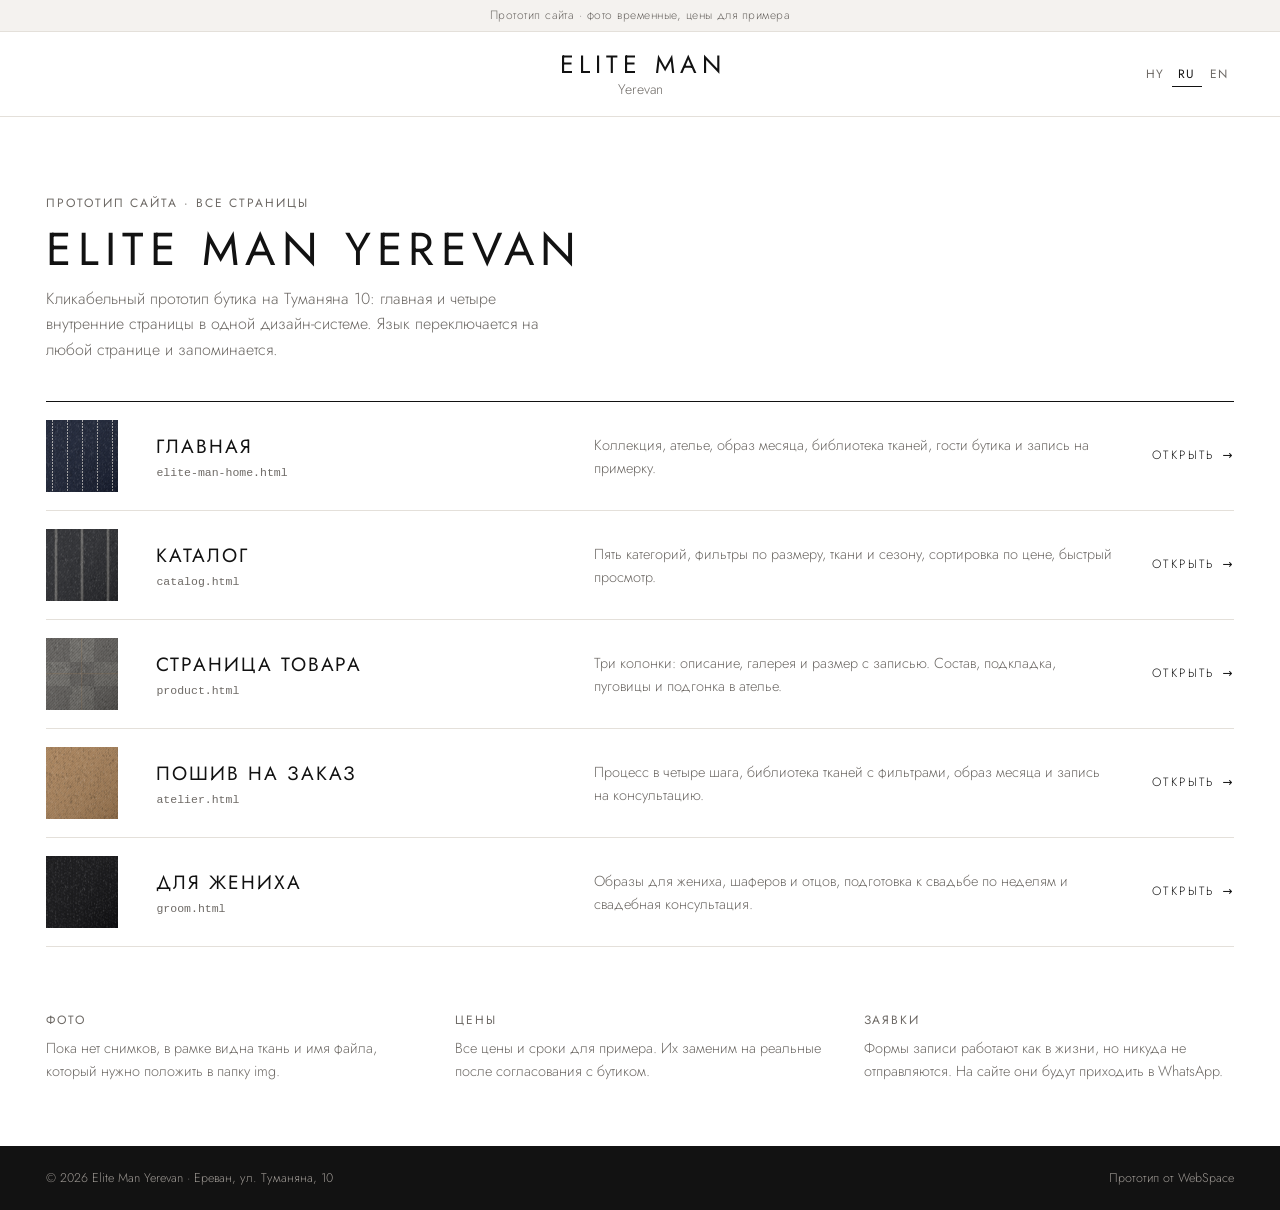
<file: index-pages.html>
<!doctype html>
<meta charset="utf-8">
<meta name="viewport" content="width=device-width, initial-scale=1, viewport-fit=cover">
<meta name="robots" content="noindex, nofollow">
<title>Прототип Elite Man Yerevan</title>
<link rel="preconnect" href="https://fonts.googleapis.com">
<link rel="preconnect" href="https://fonts.gstatic.com" crossorigin>
<link rel="stylesheet" href="https://fonts.googleapis.com/css2?family=Jost:wght@300;400;500&family=Noto+Sans+Armenian:wght@300;400;500&display=swap">
<link rel="stylesheet" href="em-pages.css">
<style>
/* Contents page: the site's header and footer around a plain list of pages, each with a cloth swatch from its own world */
.idx-head { display: grid; gap: 12px; padding-block: clamp(40px, 6vw, 80px) clamp(24px, 3vw, 40px); }
.idx-head h1 { font-size: clamp(28px, 3.6vw, 48px); line-height: 1.05; letter-spacing: 0.14em; }
.pages { list-style: none; margin: 0; padding: 0; border-top: 1px solid var(--ink); }
.pg { border-bottom: 1px solid var(--line); }
.pg a { display: grid; grid-template-columns: 72px minmax(0, 1fr) minmax(0, 1.3fr) auto; gap: 14px clamp(16px, 3vw, 40px); align-items: center; padding-block: 18px; text-decoration: none; }
.pg canvas { width: 72px; height: 72px; display: block; transition: transform .6s var(--ease); }
.pg h2 { font-size: clamp(16px, 1.5vw, 20px); letter-spacing: 0.1em; transition: color .2s; }
.pg .file { display: block; margin-top: 4px; font: 400 11.5px/1.3 ui-monospace, Menlo, monospace; color: var(--muted); letter-spacing: 0; }
.pg p { color: var(--muted); font-size: 14.5px; }
.pg .go { font-size: 12px; letter-spacing: 0.14em; text-transform: uppercase; white-space: nowrap; display: inline-flex; gap: 8px; align-items: center; }
.pg .go::after { content: "→"; transition: transform .3s var(--ease); }
.pg a:hover h2 { color: var(--accent); }
.pg a:hover canvas { transform: scale(1.06); }
.pg a:hover .go::after { transform: translateX(4px); }
.idx-note { display: grid; grid-template-columns: repeat(3, minmax(0, 1fr)); gap: clamp(16px, 3vw, 40px); padding-block: clamp(40px, 5vw, 64px); }
.idx-note div { display: grid; gap: 6px; align-content: start; }
.idx-note p { color: var(--muted); font-size: 14.5px; }
.idx-foot { background: var(--footer); color: var(--footer-muted); font-size: 12.5px; padding-block: 22px; }
.idx-foot .wrap { display: flex; justify-content: space-between; gap: 12px; flex-wrap: wrap; }
.hdr-in .spacer { min-width: 1px; }
@media (max-width: 760px) {
  .pg a { grid-template-columns: 56px minmax(0, 1fr); align-items: start; }
  .pg canvas { width: 56px; height: 56px; }
  .pg p, .pg .go { grid-column: 2; }
  .idx-note { grid-template-columns: minmax(0, 1fr); }
}
</style>

<div class="ribbon" data-i18n="ribbon"></div>
<header class="hdr">
  <div class="wrap hdr-in">
    <div class="spacer"></div>
    <a class="logo" href="elite-man-home.html" aria-label="Elite Man Yerevan"><b>Elite Man</b><i>Yerevan</i></a>
    <div class="hdr-right">
      <div class="langs" role="group" aria-label="Language">
        <button type="button" data-lang="hy" id="lang-hy">HY</button>
        <button type="button" data-lang="ru" id="lang-ru">RU</button>
        <button type="button" data-lang="en" id="lang-en">EN</button>
      </div>
    </div>
  </div>
</header>

<main>
  <div class="wrap">
    <div class="idx-head">
      <div class="label" data-i18n="i_label"></div>
      <h1>Elite Man Yerevan</h1>
      <p class="lead" data-i18n="i_lead"></p>
    </div>
    <ol class="pages" id="pages"></ol>
    <div class="idx-note">
      <div><div class="label" data-i18n="n1_t"></div><p data-i18n="n1_d"></p></div>
      <div><div class="label" data-i18n="n2_t"></div><p data-i18n="n2_d"></p></div>
      <div><div class="label" data-i18n="n3_t"></div><p data-i18n="n3_d"></p></div>
    </div>
  </div>
</main>
<footer class="idx-foot"><div class="wrap"><span>© 2026 Elite Man Yerevan · <span data-i18n="addr"></span></span><span data-i18n="foot"></span></div></footer>

<script src="em-pages.js"></script>
<script>
(function () {
  EM.add({
    ru: { ribbon: "Прототип сайта · фото временные, цены для примера", i_label: "Прототип сайта · все страницы",
      i_lead: "Кликабельный прототип бутика на Туманяна 10: главная и четыре внутренние страницы в одной дизайн-системе. Язык переключается на любой странице и запоминается.",
      open: "Открыть",
      p_home: "Главная", p_home_d: "Коллекция, ателье, образ месяца, библиотека тканей, гости бутика и запись на примерку.",
      p_cat: "Каталог", p_cat_d: "Пять категорий, фильтры по размеру, ткани и сезону, сортировка по цене, быстрый просмотр.",
      p_prod: "Страница товара", p_prod_d: "Три колонки: описание, галерея и размер с записью. Состав, подкладка, пуговицы и подгонка в ателье.",
      p_at: "Пошив на заказ", p_at_d: "Процесс в четыре шага, библиотека тканей с фильтрами, образ месяца и запись на консультацию.",
      p_gr: "Для жениха", p_gr_d: "Образы для жениха, шаферов и отцов, подготовка к свадьбе по неделям и свадебная консультация.",
      n1_t: "Фото", n1_d: "Пока нет снимков, в рамке видна ткань и имя файла, который нужно положить в папку img.",
      n2_t: "Цены", n2_d: "Все цены и сроки для примера. Их заменим на реальные после согласования с бутиком.",
      n3_t: "Заявки", n3_d: "Формы записи работают как в жизни, но никуда не отправляются. На сайте они будут приходить в WhatsApp." },
    hy: { ribbon: "Կայքի նախատիպ · լուսանկարները ժամանակավոր են, գները՝ օրինակի համար", i_label: "Կայքի նախատիպ · բոլոր էջերը",
      i_lead: "Թումանյան 10-ի բուտիկի սեղմելի նախատիպ՝ գլխավոր և չորս ներքին էջ նույն դիզայն համակարգով։ Լեզուն փոխվում է ցանկացած էջում և հիշվում է։",
      open: "Բացել",
      p_home: "Գլխավոր", p_home_d: "Հավաքածու, ատելյե, ամսվա կերպար, գործվածքների գրադարան, բուտիկի հյուրեր և գրանցում փորձարկման։",
      p_cat: "Կատալոգ", p_cat_d: "Հինգ կատեգորիա, ֆիլտրեր ըստ չափսի, գործվածքի և սեզոնի, դասավորում ըստ գնի, արագ դիտում։",
      p_prod: "Ապրանքի էջ", p_prod_d: "Երեք սյունակ՝ նկարագրություն, պատկերասրահ և չափս՝ գրանցմամբ։ Կազմ, աստառ, կոճակներ և հարմարեցում ատելյեում։",
      p_at: "Պատվերով կարում", p_at_d: "Չորս քայլից բաղկացած գործընթաց, գործվածքների գրադարան ֆիլտրերով, ամսվա կերպար և գրանցում խորհրդատվության։",
      p_gr: "Փեսայի համար", p_gr_d: "Կերպարներ փեսայի, խաչեղբայրների և հայրերի համար, հարսանիքի նախապատրաստում ըստ շաբաթների և հարսանեկան խորհրդատվություն։",
      n1_t: "Լուսանկարներ", n1_d: "Քանի դեռ լուսանկարներ չկան, շրջանակում երևում է գործվածքը և ֆայլի անունը, որը պետք է դնել img թղթապանակում։",
      n2_t: "Գներ", n2_d: "Բոլոր գներն ու ժամկետները օրինակի համար են։ Դրանք կփոխարինենք իրականով՝ բուտիկի հետ համաձայնեցնելուց հետո։",
      n3_t: "Հայտեր", n3_d: "Գրանցման ձևերն աշխատում են ինչպես իրականում, բայց ոչ մի տեղ չեն ուղարկվում։ Կայքում դրանք կգան WhatsApp-ին։" },
    en: { ribbon: "Site prototype · temporary photos, sample prices", i_label: "Site prototype · all pages",
      i_lead: "A clickable prototype for the boutique at 10 Tumanyan: the homepage and four inner pages in one design system. The language switches on any page and is remembered.",
      open: "Open",
      p_home: "Home", p_home_d: "Collection, atelier, look of the month, fabric library, boutique guests and fitting booking.",
      p_cat: "Catalogue", p_cat_d: "Five categories, filters by size, cloth and season, sorting by price, quick view.",
      p_prod: "Product page", p_prod_d: "Three columns: description, gallery, and size with booking. Composition, lining, buttons and alterations.",
      p_at: "Made to measure", p_at_d: "A four-step process, the fabric library with filters, the look of the month and consultation booking.",
      p_gr: "For the groom", p_gr_d: "Looks for the groom, best men and fathers, a week-by-week wedding plan and a wedding consultation.",
      n1_t: "Photos", n1_d: "Until the photos arrive, each frame shows a cloth and the name of the file to put in the img folder.",
      n2_t: "Prices", n2_d: "All prices and timings are samples. We'll replace them with real ones once the boutique confirms.",
      n3_t: "Requests", n3_d: "Booking forms behave like the real thing but send nothing. On the live site they will go to WhatsApp." }
  });
  var PAGES = [
    ["elite-man-home.html", "p_home", "f4"], ["catalog.html", "p_cat", "f3"], ["product.html#s1", "p_prod", "f2"],
    ["atelier.html", "p_at", "f6"], ["groom.html", "p_gr", "f8"]
  ];
  function render() {
    var ol = document.getElementById("pages"); ol.innerHTML = "";
    PAGES.forEach(function (p, i) {
      var li = document.createElement("li"); li.className = "pg rv in"; li.style.setProperty("--d", i);
      li.innerHTML = '<a href="' + p[0] + '"><canvas aria-hidden="true"></canvas><div><h2>' + EM.esc(EM.t(p[1])) + '</h2><span class="file">' + p[0].replace(/#.*/, "") + '</span></div><p>' + EM.esc(EM.t(p[1] + "_d")) + '</p><span class="go">' + EM.esc(EM.t("open")) + '</span></a>';
      ol.appendChild(li);
      EM.drawCloth(li.querySelector("canvas"), EM.byId[p[2]], 1);
    });
  }
  document.querySelectorAll(".langs button").forEach(function (b) {
    b.addEventListener("click", function () { EM.setLang(b.dataset.lang); });
  });
  EM.onLang(render);
  EM.start();
})();
</script>
</file>
<file: em-pages.css>
/* Shared styles for the inner pages of the Elite Man Yerevan prototype.
   Same system as elite-man-home.html: white page, Jost, spaced capitals, square buttons,
   Yerevan-tuff accent, black footer. Inner pages keep the header white from the start. */
:root {
  --paper: #FFFFFF;
  --ink: #121212;
  --muted: #6E6A66;
  --soft: #F4F2EF;
  --line: #E4E0DA;
  --accent: #8E4A36;
  --accent-hi: #A85A43;
  --footer: #121212;
  --footer-ink: #E9E6E1;
  --footer-muted: #9C9792;
  --ph: #E9E5DF;
  --ph-alt: #DCD5CB;
  --scrim: #12121255;
  --ease: cubic-bezier(.2, .7, .2, 1);
  --hh: 84px;
  --sans: "Jost", "Noto Sans Armenian", ui-sans-serif, system-ui, sans-serif;
  color-scheme: light;
}
* { box-sizing: border-box; }
[hidden] { display: none !important; }
html { scroll-behavior: smooth; }
body { margin: 0; background: var(--paper); color: var(--ink); font-family: var(--sans); font-weight: 300; font-size: 16px; line-height: 1.6; -webkit-font-smoothing: antialiased; overflow-x: hidden; }
body.lock { overflow: hidden; }
img { max-width: 100%; }
a { color: inherit; }
:focus-visible { outline: 2px solid var(--accent); outline-offset: 3px; }
h1, h2, h3, h4 { font-family: var(--sans); font-weight: 400; margin: 0; text-wrap: balance; }
p { margin: 0; }
:is(h1, h2, h3, .drawer-panel a, .blur-title) { text-transform: uppercase; letter-spacing: 0.08em; font-weight: 400; }
.wrap { max-width: 1320px; margin: 0 auto; padding-inline: clamp(16px, 3.6vw, 56px); }
.label { font-size: 12px; font-weight: 400; letter-spacing: 0.16em; text-transform: uppercase; color: var(--muted); }
.title { font-size: clamp(20px, 1.9vw, 26px); line-height: 1.2; }
.page-title { font-size: clamp(24px, 2.6vw, 34px); line-height: 1.15; }
.lead { color: var(--muted); max-width: 56ch; }
.num { font-variant-numeric: tabular-nums; }
section { padding-block: clamp(48px, 6vw, 80px); }
section[id], [id].anchor { scroll-margin-top: calc(var(--hh) + 16px); }
.sec-head { display: grid; gap: 8px; margin-bottom: 28px; }
.sec-head.row { display: flex; justify-content: space-between; align-items: end; gap: 16px; flex-wrap: wrap; }
.note-s { font-size: 12.5px; color: var(--muted); }

.btn { display: inline-flex; align-items: center; justify-content: center; text-align: center; font: 400 12.5px/1.2 var(--sans); letter-spacing: 0.14em; text-transform: uppercase;
  padding: 13px 22px; border: 1px solid currentColor; border-radius: 0; background: transparent; color: inherit; text-decoration: none; cursor: pointer; transition: background .2s, color .2s, border-color .2s; }
.btn-light { color: #fff; border-color: #ffffffcc; }
.btn-light:hover { background: #fff; color: var(--ink); }
.btn-dark { color: var(--ink); border-color: var(--ink); }
.btn-dark:hover { background: var(--ink); color: #fff; }
.btn-accent { background: var(--accent); border-color: var(--accent); color: #fff; }
.btn-accent:hover { background: var(--accent-hi); border-color: var(--accent-hi); }
.btn-block { width: 100%; }
.more { font-size: 13px; color: var(--accent); text-decoration: none; letter-spacing: 0.02em; background: none; border: 0; padding: 0; cursor: pointer; font-family: inherit; }
.more::after { content: " ›"; }
.more:hover { text-decoration: underline; }

.ribbon { background: var(--soft); color: var(--muted); font-size: 12px; text-align: center; padding: 6px 16px; letter-spacing: 0.04em; border-bottom: 1px solid var(--line); }

/* Header: white from the start on inner pages */
.hdr { position: sticky; top: env(safe-area-inset-top, 0px); z-index: 40; background: var(--paper); border-bottom: 1px solid var(--line); }
.hdr-in { display: grid; grid-template-columns: 1fr auto 1fr; align-items: center; gap: 12px; height: var(--hh); }
.icon-btn { background: none; border: 0; padding: 8px; cursor: pointer; color: var(--ink); display: inline-grid; place-items: center; }
.icon-btn svg { width: 22px; height: 22px; }
.logo { text-decoration: none; text-align: center; line-height: 1; }
.logo b { display: block; font-weight: 400; font-size: 25px; letter-spacing: 0.2em; padding-left: 0.2em; text-transform: uppercase; }
.logo i { display: block; font-style: normal; font-size: 14px; color: var(--muted); margin-top: 5px; }
.hdr-right { display: flex; justify-content: flex-end; align-items: center; gap: 18px; }
.langs { display: flex; gap: 2px; }
.langs button { font: 400 12px/1 var(--sans); letter-spacing: 0.1em; color: var(--muted); background: none; border: 0; padding: 6px 6px; cursor: pointer; border-bottom: 1px solid transparent; }
.langs button[aria-pressed="true"] { color: var(--ink); border-bottom-color: var(--ink); }
.hdr-book { font-size: 12.5px; letter-spacing: 0.14em; text-transform: uppercase; text-decoration: none; }
.hdr-book:hover { color: var(--accent); }
.sidetab { position: fixed; right: 0; top: 190px; z-index: 35; writing-mode: vertical-rl; background: var(--accent); color: #fff; text-decoration: none; font-size: 12px; letter-spacing: 0.16em; text-transform: uppercase; padding: 18px 11px; }
.sidetab:hover { background: var(--accent-hi); }

.drawer { position: fixed; inset: 0; z-index: 60; display: grid; grid-template-columns: minmax(0, 420px) 1fr; }
.drawer-panel { background: var(--paper); padding: 28px clamp(20px, 4vw, 40px); display: grid; align-content: start; gap: 6px; overflow-y: auto; animation: slideIn .45s var(--ease); }
.drawer-scrim { background: var(--scrim); border: 0; cursor: pointer; animation: fade .45s; }
.drawer-panel .icon-btn { justify-self: start; margin: -6px 0 18px -8px; }
.drawer-panel a { font-size: 22px; text-decoration: none; padding: 8px 0; border-bottom: 1px solid var(--line); }
.drawer-panel a:hover, .drawer-panel a[aria-current="page"] { color: var(--accent); }
.drawer-panel a.small { font-size: 13px; letter-spacing: 0.14em; color: var(--muted); border: 0; margin-top: 10px; }
@keyframes slideIn { from { transform: translateX(-100%); } to { transform: none; } }
@keyframes fade { from { opacity: 0; } to { opacity: 1; } }
@keyframes up { from { opacity: 0; transform: translateY(14px); } to { opacity: 1; transform: none; } }

.crumbs { display: flex; flex-wrap: wrap; gap: 4px 8px; font-size: 12px; letter-spacing: 0.08em; text-transform: uppercase; color: var(--muted); padding-top: 22px; }
.crumbs a { text-decoration: none; }
.crumbs a:hover { color: var(--ink); }
.crumbs span[aria-hidden] { opacity: .6; }

/* Photo slots: the cloth behind shows until a real photo arrives; the label names the file */
.ph { position: relative; overflow: hidden; background: var(--ph) center / cover no-repeat; }
.ph.dark { background-color: #4A433E; background-image: linear-gradient(160deg, #5E554E, #3B3531); }
.ph img { position: absolute; inset: 0; width: 100%; height: 100%; object-fit: cover; display: block; max-width: 100%; }
.ph-label { position: absolute; left: 12px; top: 12px; font: 400 11px/1.3 ui-monospace, Menlo, monospace; color: var(--muted); border: 1px dashed #6E6A6666; padding: 3px 7px; display: none; background: #ffffffcc; z-index: 1; max-width: calc(100% - 24px); overflow-wrap: anywhere; }
.ph.missing img { display: none; }
.ph.missing .ph-label { display: block; }

/* Hero band for atelier / groom: frames the page without taking the whole screen */
.page-hero { position: relative; min-height: clamp(380px, 58vh, 560px); display: grid; align-items: end; color: #fff; padding: 0; overflow: hidden; }
.page-hero > .ph { position: absolute; inset: 0; }
.page-hero > .ph img { transform: scale(1.06); animation: heroIn 1.6s var(--ease) forwards; }
@keyframes heroIn { to { transform: scale(1); } }
.page-hero::after { content: ""; position: absolute; inset: 0; background: linear-gradient(0deg, #00000099, #00000022 60%, #00000010); pointer-events: none; }
.page-hero .wrap { position: relative; z-index: 2; width: 100%; padding-block: 40px clamp(36px, 5vw, 64px); display: grid; gap: 14px; justify-items: start; }
.page-hero .crumbs { color: #ffffffcc; padding: 0; }
.page-hero h1 { font-size: clamp(28px, 4vw, 52px); line-height: 1.05; }
.page-hero p { color: #ffffffe6; max-width: 48ch; }
.page-hero .label { color: #ffffffd9; }
.page-hero .hero-txt > * { animation: heroUp .9s var(--ease) both; }
@keyframes heroUp { from { opacity: .2; transform: translateY(14px); } to { opacity: 1; transform: none; } }
.page-hero .hero-txt > :nth-child(2) { animation-delay: .1s; } .page-hero .hero-txt > :nth-child(3) { animation-delay: .2s; } .page-hero .hero-txt > :nth-child(4) { animation-delay: .3s; } .page-hero .hero-txt > :nth-child(5) { animation-delay: .4s; }
.hero-txt { display: grid; gap: 14px; justify-items: start; }
.hero-btns { display: flex; flex-wrap: wrap; gap: 10px; }

/* Reveal on scroll: visible but soft at rest, settles when it enters */
.js .rv { opacity: .18; transform: translateY(28px); filter: blur(3px); transition: opacity .9s var(--ease), transform .9s var(--ease), filter .9s var(--ease); transition-delay: calc(var(--d, 0) * 90ms); }
.js .rv.in { opacity: 1; transform: none; filter: none; }
.js .settle .ph img { transform: scale(1.12); transition: transform 1.6s var(--ease); }
.js .settle.in .ph img { transform: scale(1); }

/* Product cards (Huntsman grid, Represent hover swap) */
.products { display: grid; grid-template-columns: repeat(4, minmax(0, 1fr)); gap: clamp(28px, 3vw, 40px) clamp(14px, 1.8vw, 24px); }
.product { display: grid; gap: 10px; align-content: start; min-width: 0; }
.product.enter { animation: up .55s var(--ease) both; animation-delay: calc(var(--d, 0) * 45ms); }
.p-media { position: relative; }
.p-img { display: block; text-decoration: none; }
.product .ph { aspect-ratio: 3 / 4; width: 100%; max-width: 100%; }
.product .ph img { transition: transform .8s ease; }
.p-media:hover .ph img { transform: scale(1.03); }
.product .alt { position: absolute; inset: 0; z-index: 1; background: var(--ph-alt) center / cover no-repeat; clip-path: inset(0 0 0 100%); transition: clip-path .75s var(--ease); }
.product .alt::before { content: ""; position: absolute; inset: 0; background: #12121240; }
.product .alt img { position: absolute; inset: 0; width: 100%; height: 100%; object-fit: cover; }
.product .alt .ph-label { left: auto; right: 12px; }
.p-media:hover .alt, .p-img:focus-visible .alt { clip-path: inset(0 0 0 0); }
.alt.missing img { display: none; }
.alt.missing .ph-label { display: block; }
.quick { position: absolute; left: 12px; right: 12px; bottom: 12px; z-index: 2; background: #fffffff0; color: var(--ink); border: 0; font: 400 11.5px/1 var(--sans); letter-spacing: 0.14em; text-transform: uppercase; text-align: center; padding: 11px 10px; cursor: pointer; opacity: 0; transform: translateY(8px); transition: opacity .3s, transform .3s, background .2s; }
.quick:hover { background: var(--ink); color: #fff; }
.p-media:hover .quick, .quick:focus-visible { opacity: 1; transform: none; }
@media (hover: none) { .quick { opacity: 1; transform: none; left: auto; right: 8px; bottom: 8px; padding: 9px 10px; font-size: 10.5px; } }
.p-name { font-size: 14.5px; line-height: 1.35; font-weight: 400; text-decoration: none; }
.p-name:hover { color: var(--accent); }
.p-meta { display: flex; justify-content: space-between; gap: 10px; align-items: baseline; flex-wrap: wrap; }
.p-cat { font-size: 11.5px; letter-spacing: 0.12em; text-transform: uppercase; color: var(--muted); }
.p-price { font-size: 12.5px; letter-spacing: 0.08em; font-variant-numeric: tabular-nums; }
.p-sizes { display: flex; flex-wrap: wrap; gap: 2px 10px; font-size: 12px; color: var(--muted); }

/* Chips, specs */
.chip { font: 400 12.5px/1 var(--sans); letter-spacing: 0.04em; color: var(--ink); background: var(--paper); border: 1px solid var(--line); padding: 9px 12px; cursor: pointer; }
.chip:hover { border-color: var(--ink); }
.chip[aria-pressed="true"] { background: var(--ink); color: #fff; border-color: var(--ink); }
.chip:disabled { opacity: .35; cursor: default; border-color: var(--line); }
.frow { display: flex; flex-wrap: wrap; gap: 6px; align-items: center; }
.frow > span { font-size: 11.5px; letter-spacing: 0.14em; text-transform: uppercase; color: var(--muted); min-width: 70px; }
.row-l { font-size: 11.5px; letter-spacing: 0.14em; text-transform: uppercase; color: var(--muted); margin-bottom: 8px; }
.specs { display: grid; grid-template-columns: auto minmax(0, 1fr); gap: 8px 18px; margin: 0; font-size: 14px; }
.specs dt { color: var(--muted); }
.specs dd { margin: 0; }
.sizes { display: flex; flex-wrap: wrap; gap: 6px; }
.size { font: 400 13px/1 var(--sans); min-width: 46px; padding: 12px 8px; border: 1px solid var(--line); background: var(--paper); color: var(--ink); cursor: pointer; font-variant-numeric: tabular-nums; }
.size:hover { border-color: var(--ink); }
.size[aria-pressed="true"] { background: var(--ink); color: #fff; border-color: var(--ink); }

/* "You may also like": letters come out of the blur (OUTSIDR) */
.blur-title { font-size: clamp(22px, 2.6vw, 34px); margin-bottom: 24px; }
.blur-title span { display: inline-block; opacity: 0; filter: blur(10px); transform: translateY(10px); transition: opacity .7s var(--ease), filter .7s var(--ease), transform .7s var(--ease); transition-delay: calc(var(--i) * 35ms); white-space: pre; }
.blur-title.in span { opacity: 1; filter: none; transform: none; }

/* Accordion */
.acc { border-top: 1px solid var(--line); }
.acc details { border-bottom: 1px solid var(--line); }
.acc summary { list-style: none; cursor: pointer; display: flex; justify-content: space-between; align-items: center; gap: 12px; padding: 15px 0; font-size: 12.5px; letter-spacing: 0.14em; text-transform: uppercase; }
.acc summary::-webkit-details-marker { display: none; }
.acc summary::after { content: "+"; font-size: 18px; line-height: 1; color: var(--muted); transition: transform .3s var(--ease); }
.acc details[open] summary::after { transform: rotate(45deg); }
.acc .acc-body { padding: 0 0 18px; color: var(--muted); font-size: 14.5px; display: grid; gap: 10px; }
.acc details[open] .acc-body { animation: up .45s var(--ease); }

/* Booking */
.booking-band { background: var(--soft); }
.booking { display: grid; grid-template-columns: minmax(0, 0.8fr) minmax(0, 1.2fr); gap: clamp(28px, 5vw, 72px); align-items: start; }
.booking .sec-head p { color: var(--muted); max-width: 40ch; }
.b-points { list-style: none; margin: 18px 0 0; padding: 0; display: grid; gap: 10px; font-size: 14.5px; }
.b-points li { display: grid; grid-template-columns: 18px minmax(0, 1fr); gap: 10px; }
.b-points li::before { content: ""; width: 10px; height: 1px; background: var(--accent); margin-top: 12px; }
.form { display: grid; gap: 20px; background: var(--paper); padding: clamp(20px, 3vw, 36px); border: 1px solid var(--line); }
.fld { display: grid; gap: 8px; min-width: 0; }
.fld > label, .fld > span { font-size: 11.5px; letter-spacing: 0.14em; text-transform: uppercase; color: var(--muted); }
.fld input, .fld select, .fld textarea { font: 300 15px/1.4 var(--sans); color: var(--ink); background: var(--paper); border: 1px solid var(--line); border-radius: 0; padding: 12px 13px; width: 100%; min-width: 0; }
@media (pointer: coarse) { .fld input, .fld select, .fld textarea { font-size: 16px; } } /* iOS Safari zooms into fields under 16px */
.fld textarea { min-height: 80px; resize: vertical; }
.fld input:focus, .fld select:focus, .fld textarea:focus { outline: none; border-color: var(--ink); }
.two { display: grid; grid-template-columns: repeat(2, minmax(0, 1fr)); gap: 16px; }
.days, .times { display: flex; flex-wrap: wrap; gap: 6px; }
.day, .time { font: 400 13px/1.2 var(--sans); color: var(--ink); background: var(--paper); border: 1px solid var(--line); padding: 9px 11px; cursor: pointer; text-align: center; }
.day small { display: block; font-size: 10.5px; letter-spacing: 0.12em; text-transform: uppercase; color: var(--muted); margin-bottom: 3px; }
.day:hover, .time:hover { border-color: var(--ink); }
.day[aria-pressed="true"], .time[aria-pressed="true"] { background: var(--ink); color: #fff; border-color: var(--ink); }
.day[aria-pressed="true"] small { color: #ffffffaa; }
.time:disabled { opacity: .35; cursor: not-allowed; text-decoration: line-through; }
.err { color: #A3301C; font-size: 14px; min-height: 1em; }
.done { display: grid; gap: 14px; }
.done h3 { font-size: clamp(22px, 2.4vw, 30px); }
.done .proto { font-size: 13.5px; color: var(--muted); border-left: 2px solid var(--accent); padding-left: 12px; }
.flash-form { animation: formFlash 1.2s var(--ease); }
@keyframes formFlash { 0% { box-shadow: 0 0 0 0 #8E4A3600; } 25% { box-shadow: 0 0 0 4px #8E4A3640; } 100% { box-shadow: 0 0 0 0 #8E4A3600; } }

/* Footer */
footer { background: var(--footer); color: var(--footer-ink); padding-block: 56px 28px; }
.fcols { display: grid; grid-template-columns: 1.3fr 1fr 1fr 1fr; gap: 32px; }
.fcols h4 { font: 400 12.5px/1.4 var(--sans); letter-spacing: 0.14em; text-transform: uppercase; margin: 0 0 14px; }
.fcols ul { list-style: none; margin: 0; padding: 0; display: grid; gap: 8px; font-size: 14px; color: var(--footer-muted); }
.fcols a { text-decoration: none; }
.fcols a:hover { color: var(--footer-ink); }
.fcols p { font-size: 14px; color: var(--footer-muted); max-width: 34ch; }
.copy { font: 400 11px/1 var(--sans); letter-spacing: 0.12em; text-transform: uppercase; background: none; color: var(--footer-ink); border: 1px solid #ffffff44; padding: 6px 9px; cursor: pointer; margin-left: 8px; }
.fbottom { display: flex; justify-content: space-between; gap: 16px; flex-wrap: wrap; border-top: 1px solid #ffffff22; margin-top: 40px; padding-top: 18px; font-size: 12.5px; color: var(--footer-muted); }
.fbottom a { text-decoration: none; }
.fbottom a:hover { color: var(--footer-ink); }

.mbar { display: none; position: fixed; left: 0; right: 0; bottom: 0; z-index: 45; gap: 8px; padding: 10px max(12px, env(safe-area-inset-right, 0px)) calc(10px + env(safe-area-inset-bottom, 0px)) max(12px, env(safe-area-inset-left, 0px)); background: #ffffffF2; border-top: 1px solid var(--line); }
.mbar .btn { flex: 1; padding: 14px 8px; }

@media (max-width: 1020px) {
  .products { grid-template-columns: repeat(2, minmax(0, 1fr)); }
  .fcols { grid-template-columns: 1fr 1fr; }
}
@media (max-width: 760px) {
  :root { --hh: 68px; }
  .logo b { font-size: 20px; }
  .logo i { font-size: 12.5px; }
  .hdr-book, .sidetab { display: none; }
  .booking, .two { grid-template-columns: minmax(0, 1fr); }
  .fcols { grid-template-columns: minmax(0, 1fr); }
  .mbar { display: flex; }
  footer { padding-bottom: 100px; }
  .drawer { grid-template-columns: minmax(0, 1fr) 0; }
}
@media (max-width: 440px) {
  .langs button { padding: 6px 3px; font-size: 11px; }
  .products { column-gap: 12px; }
  .p-name { font-size: 13.5px; }
}
@media (prefers-reduced-motion: reduce) {
  html { scroll-behavior: auto; }
  *, *::before, *::after { animation-duration: .01ms !important; animation-delay: 0ms !important; transition-duration: .01ms !important; transition-delay: 0ms !important; }
  .js .rv { opacity: 1; transform: none; filter: none; }
}
</file>
